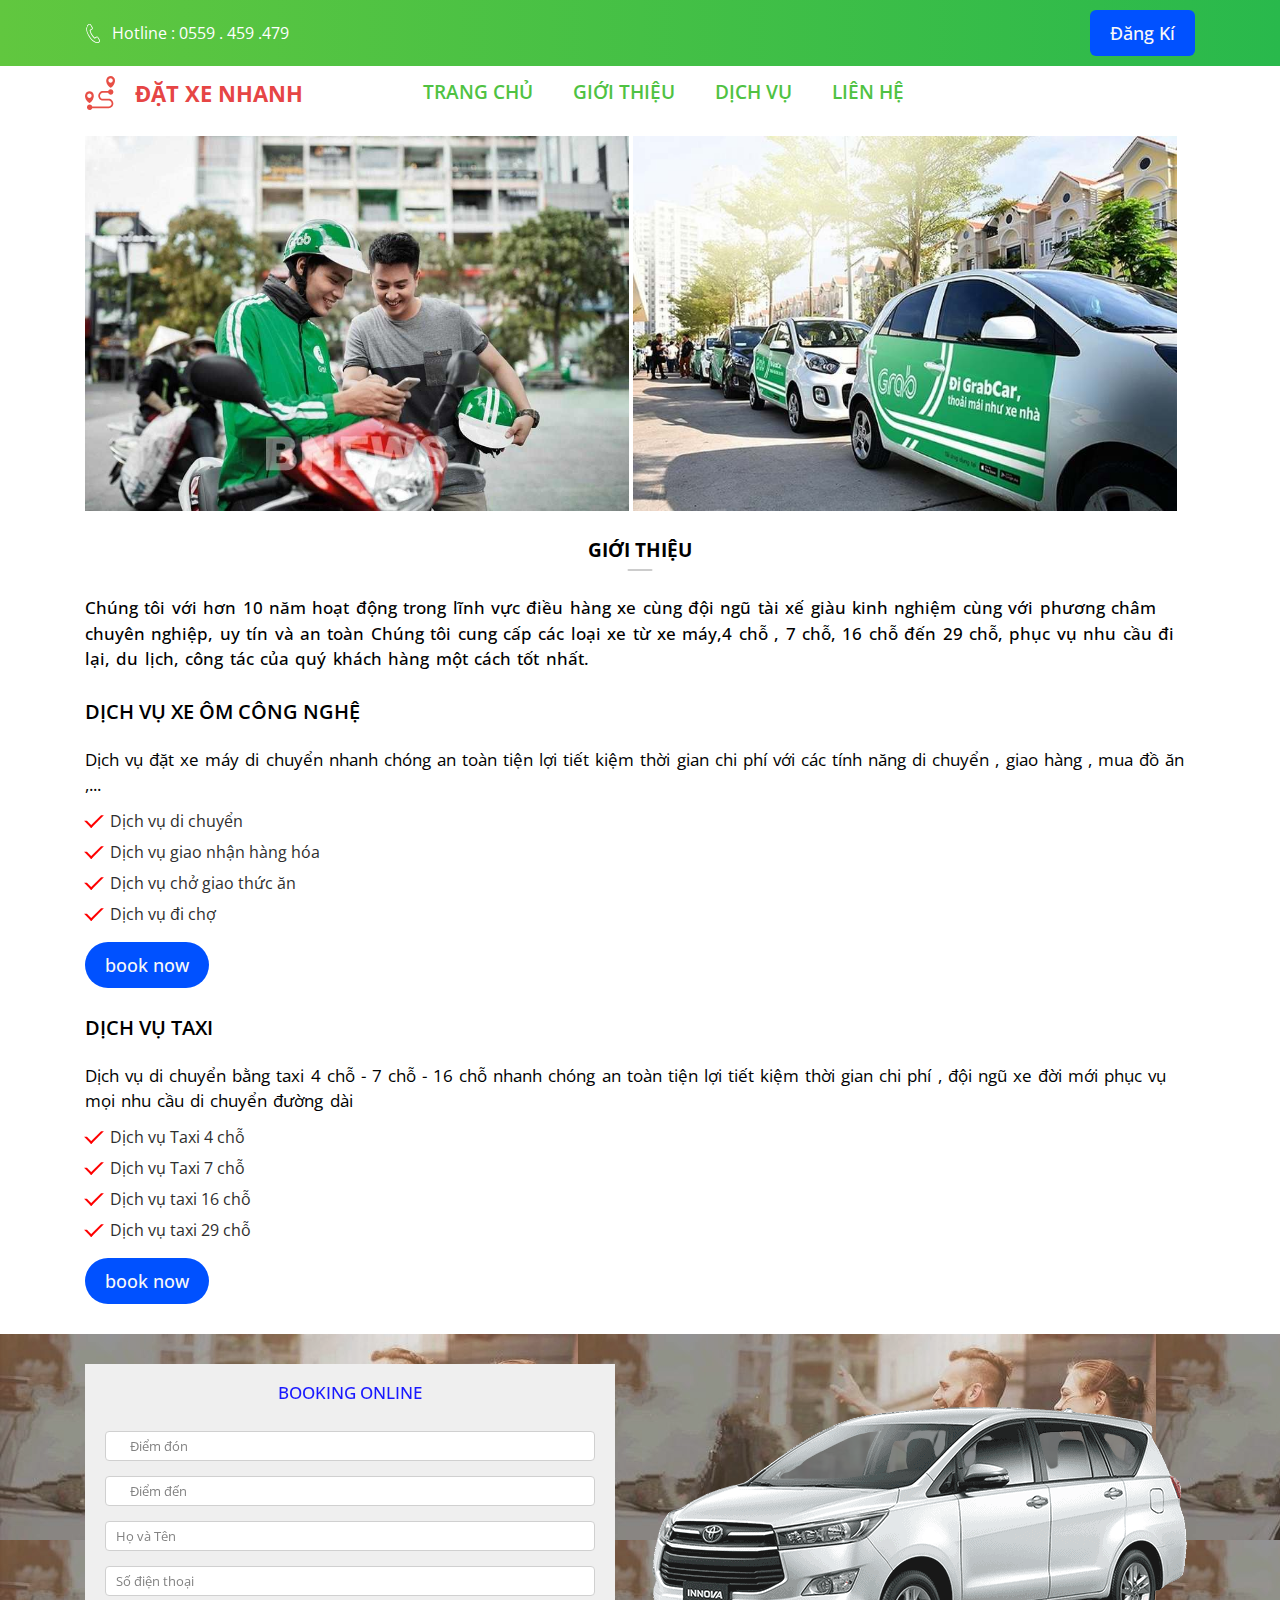
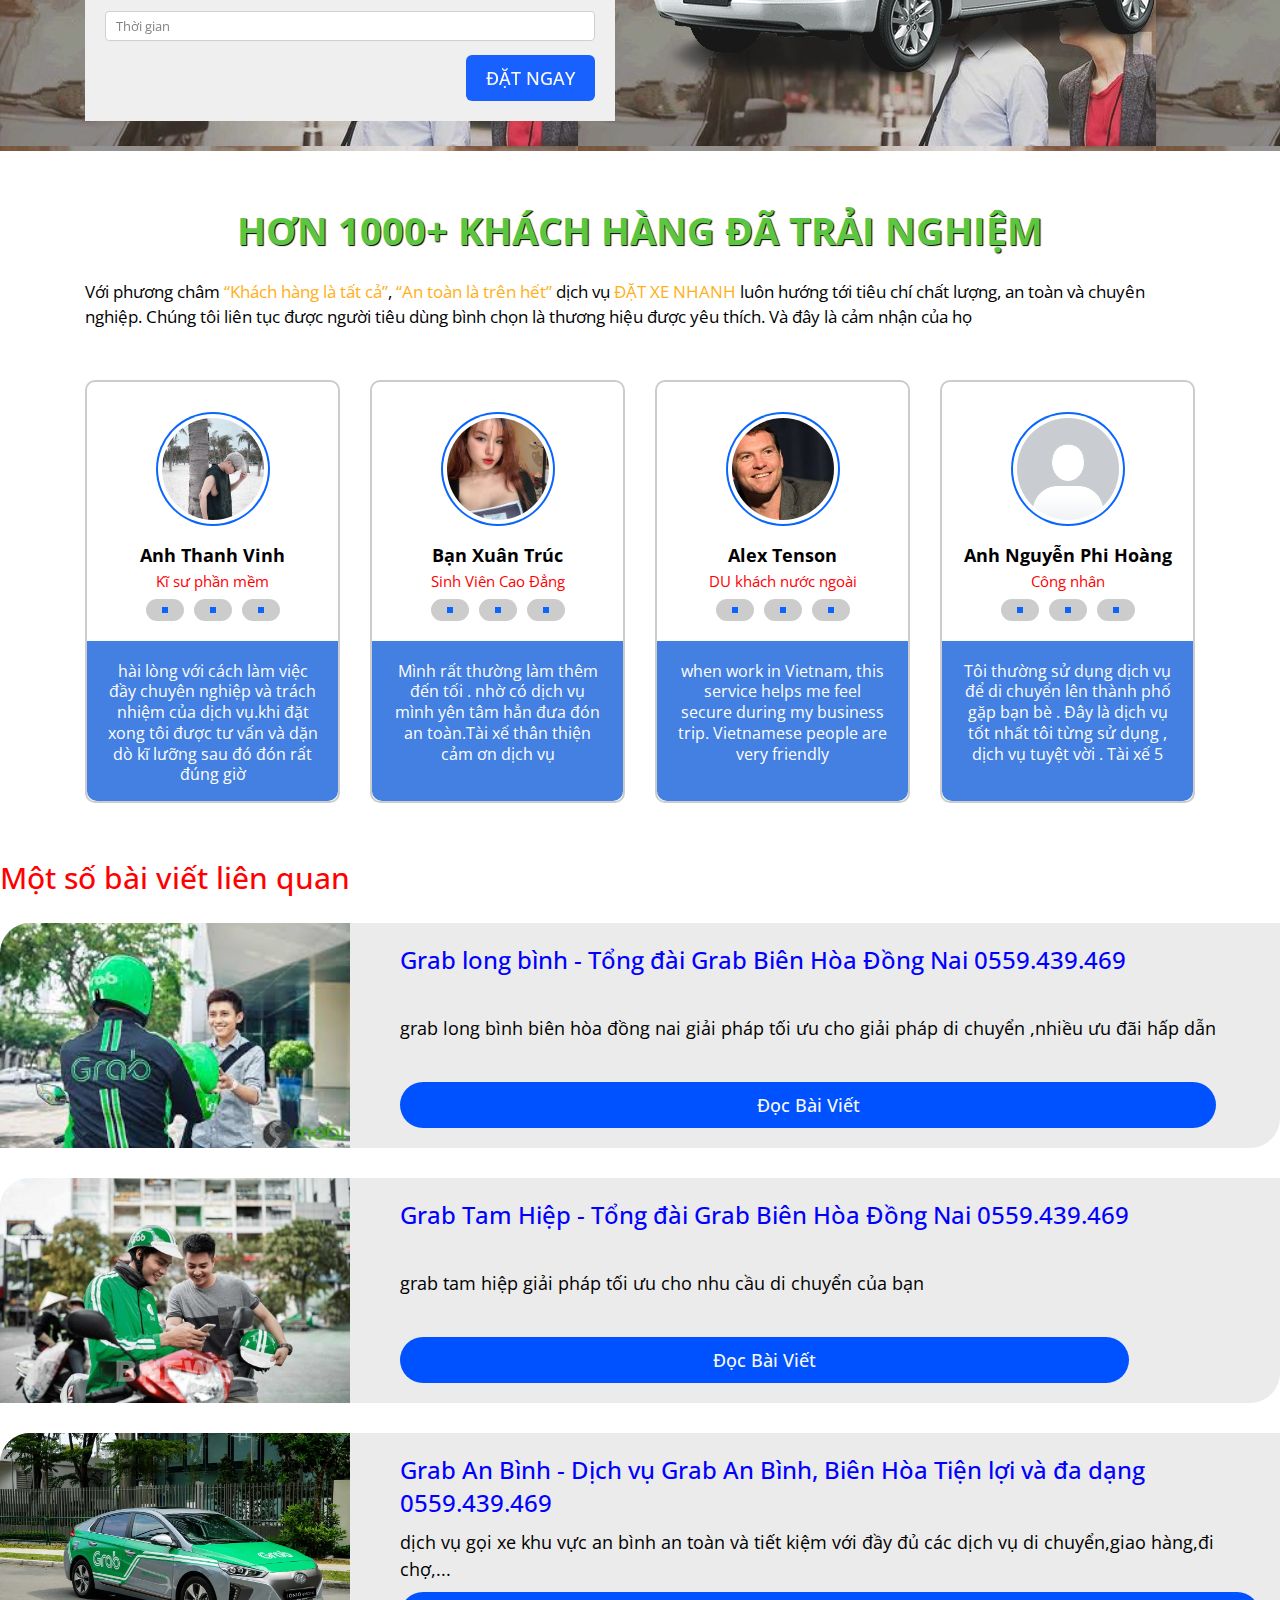
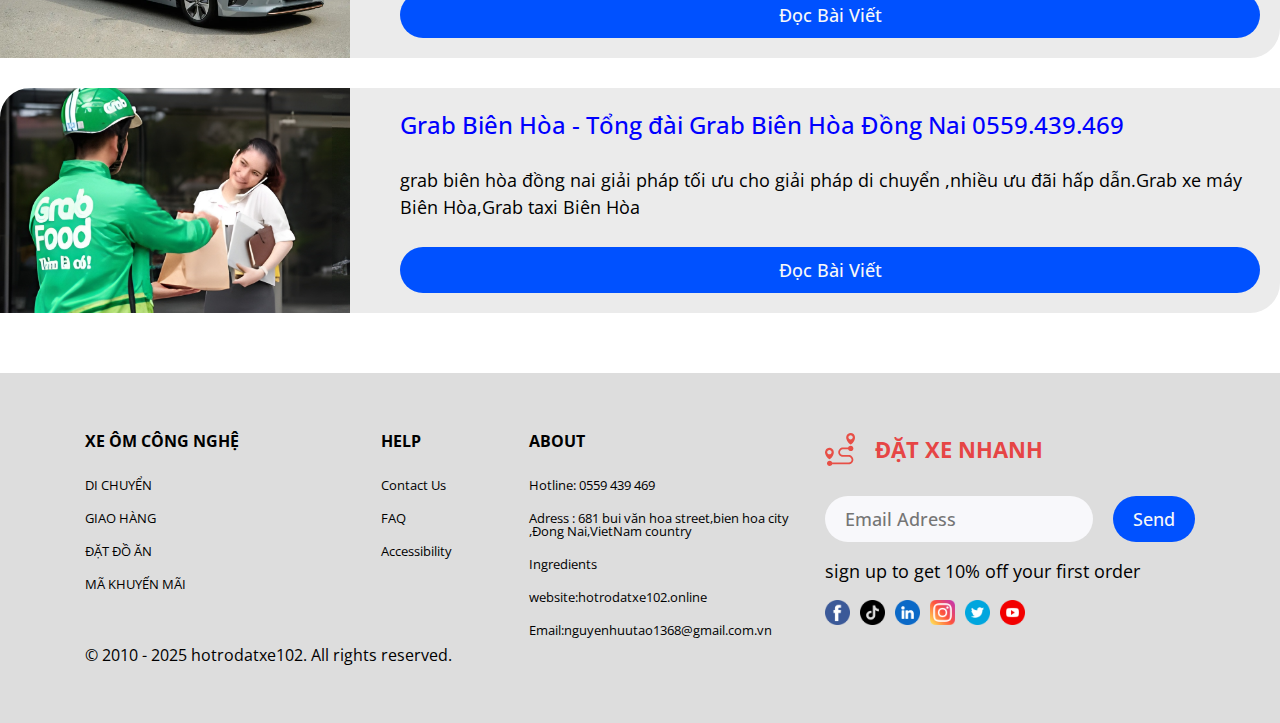
<file: index.html>
<!DOCTYPE html>
<html lang="vi">
  <head>
    <meta charset="UTF-8" />
    <meta name="viewport" content="width=device-width, initial-scale=1.0" />
    <title>Dịch vụ đặt xe nhanh an toàn tiết kiệm Grab</title>
    <!-- font -->
    <link rel="preconnect" href="https://fonts.googleapis.com" />
    <link rel="preconnect" href="https://fonts.gstatic.com" crossorigin />
    <link
      href="https://fonts.googleapis.com/css2?family=Open+Sans:ital,wght@0,300;0,400;0,500;0,600;0,700;0,800;1,300;1,400;1,500;1,600;1,700;1,800&display=swap"
      rel="stylesheet"
    />
    <link
      rel="stylesheet"
      href="https://cdnjs.cloudflare.com/ajax/libs/font-awesome/6.4.2/css/all.min.css"
      integrity="sha512-z3gLpd7yknf1YoNbCzqRKc4qyor8gaKU1qmn+CShxbuBusANI9QpRohGBreCFkKxLhei6S9CQXFEbbKuqLg0DA=="
      crossorigin="anonymous"
      referrerpolicy="no-referrer"
    />
    <!-- link css -->
    <link rel="stylesheet" href="./assets/css/main.css" />
    <script src="./js/scripts.js"></script>
    <!-- google search console -->
    <meta
      name="google-site-verification"
      content="AK0HaZnVW4R9A4NLXuM0dzlLPmhKuZ1icflucSzm8ek"
    />
    <!-- gg tag manager -->
    <!-- Google Tag Manager -->
    <!-- Google Tag Manager -->
    <script>
      (function (w, d, s, l, i) {
        w[l] = w[l] || [];
        w[l].push({ "gtm.start": new Date().getTime(), event: "gtm.js" });
        var f = d.getElementsByTagName(s)[0],
          j = d.createElement(s),
          dl = l != "dataLayer" ? "&l=" + l : "";
        j.async = true;
        j.src = "https://www.googletagmanager.com/gtm.js?id=" + i + dl;
        f.parentNode.insertBefore(j, f);
      })(window, document, "script", "dataLayer", "GTM-NG2GDJ4B");
    </script>
    <!-- End Google Tag Manager -->
    <!-- Google tag (gtag.js) -->
    <script
      async
      src="https://www.googletagmanager.com/gtag/js?id=G-ENP22700KD"
    ></script>
    <script>
      window.dataLayer = window.dataLayer || [];
      function gtag() {
        dataLayer.push(arguments);
      }
      gtag("js", new Date());

      gtag("config", "G-ENP22700KD");
    </script>
    <!-- End Google Tag Manager -->
    <!-- favicon -->
    <link
      rel="apple-touch-icon"
      sizes="57x57"
      href="./assets/image/favicon/apple-icon-57x57.png"
    />
    <link
      rel="apple-touch-icon"
      sizes="60x60"
      href="./assets/image/favicon/apple-icon-60x60.png"
    />
    <link
      rel="apple-touch-icon"
      sizes="72x72"
      href="./assets/image/favicon/apple-icon-72x72.png"
    />
    <link
      rel="apple-touch-icon"
      sizes="76x76"
      href="./assets/image/favicon/apple-icon-76x76.png"
    />
    <link
      rel="apple-touch-icon"
      sizes="114x114"
      href="./assets/image/favicon/apple-icon-114x114.png"
    />
    <link
      rel="apple-touch-icon"
      sizes="120x120"
      href="./assets/image/favicon/apple-icon-120x120.png"
    />
    <link
      rel="apple-touch-icon"
      sizes="144x144"
      href="./assets/image/favicon/apple-icon-144x144.png"
    />
    <link
      rel="apple-touch-icon"
      sizes="152x152"
      href="./assets/image/favicon/apple-icon-152x152.png"
    />
    <link
      rel="apple-touch-icon"
      sizes="180x180"
      href="./assets/image/favicon/apple-icon-180x180.png"
    />
    <link
      rel="icon"
      type="image/png"
      sizes="192x192"
      href="./assets/image/favicon/android-icon-192x192.png"
    />
    <link
      rel="icon"
      type="image/png"
      sizes="32x32"
      href="./assets/image/favicon/favicon-32x32.png"
    />
    <link
      rel="icon"
      type="image/png"
      sizes="96x96"
      href="./assets/image/favicon/favicon-96x96.png"
    />
    <link
      rel="icon"
      type="image/png"
      sizes="16x16"
      href="./assets/image/favicon/favicon-16x16.png"
    />
    <link rel="manifest" href="./assets/image/favicon/manifest.json" />
    <meta name="msapplication-TileColor" content="#ffffff" />
    <meta name="msapplication-TileImage" content="/ms-icon-144x144.png" />
    <meta name="theme-color" content="#ffffff" />
    <!-- end favicon -->
    <!-- google tag manager -->
    <!-- Google Tag Manager -->
    <script>
      (function (w, d, s, l, i) {
        w[l] = w[l] || [];
        w[l].push({ "gtm.start": new Date().getTime(), event: "gtm.js" });
        var f = d.getElementsByTagName(s)[0],
          j = d.createElement(s),
          dl = l != "dataLayer" ? "&l=" + l : "";
        j.async = true;
        j.src = "https://www.googletagmanager.com/gtm.js?id=" + i + dl;
        f.parentNode.insertBefore(j, f);
      })(window, document, "script", "dataLayer", "GTM-PZ6FF4D4");
    </script>
    <!-- End Google Tag Manager -->
  </head>
  <body>
    <header id="header" class="header"></header>
    <script>
      load("#header", "./template/header.html");
    </script>
    <main class="main" style="position: relative">
      <div class="container">
        <section class="slider">
          <div class="slider-wrap">
            <div class="slider__list">
              <img
                src="./assets/image/thumb/slider1.jpg"
                alt=""
                class="slider__thumb"
              />
              <img
                src="./assets/image/thumb/slider3.jpg"
                alt=""
                class="slider__thumb"
              />
            </div>
          </div>
        </section>
        <section class="intro">
          <div class="intro__wrap">
            <h2 class="intro__title">Giới thiệu</h2>
            <p class="intro__desc">
              Chúng tôi với hơn 10 năm hoạt động trong lĩnh vực điều hàng xe
              cùng đội ngũ tài xế giàu kinh nghiệm cùng với phương châm chuyên
              nghiệp, uy tín và an toàn Chúng tôi cung cấp các loại xe từ xe
              máy,4 chỗ , 7 chỗ, 16 chỗ đến 29 chỗ, phục vụ nhu cầu đi lại, du
              lịch, công tác của quý khách hàng một cách tốt nhất.
            </p>
            <div class="intro__list">
              <div class="intro__item">
                <h3 class="intro__title-sub">DỊCH VỤ XE ÔM CÔNG NGHỆ</h3>
                <p class="intro__item--desc">
                  Dịch vụ đặt xe máy di chuyển nhanh chóng an toàn tiện lợi tiết
                  kiệm thời gian chi phí với các tính năng di chuyển , giao hàng
                  , mua đồ ăn ,...
                </p>
                <ul>
                  <li class="intro__item--info">
                    <a href="tel:0559439469">Dịch vụ di chuyển</a>
                  </li>
                  <li class="intro__item--info">
                    <a href="tel:0559439469">Dịch vụ giao nhận hàng hóa</a>
                  </li>
                  <li class="intro__item--info">
                    <a href="tel:0559439469">Dịch vụ chở giao thức ăn</a>
                  </li>
                  <li class="intro__item--info">
                    <a href="tel:0559439469">Dịch vụ đi chợ</a>
                  </li>
                </ul>
                <button class="intro__btn">
                  <a href="tel:0559439469" class="btn btn--primary btn--rounded"
                    >book now</a
                  >
                </button>
              </div>
              <div class="intro__item">
                <h3 class="intro__title-sub">DỊCH VỤ TAXI</h3>
                <p class="intro__item--desc">
                  Dịch vụ di chuyển bằng taxi 4 chỗ - 7 chỗ - 16 chỗ nhanh chóng
                  an toàn tiện lợi tiết kiệm thời gian chi phí , đội ngũ xe đời
                  mới phục vụ mọi nhu cầu di chuyển đường dài
                </p>
                <ul>
                  <li class="intro__item--info">
                    <a href="tel:0559439469">Dịch vụ Taxi 4 chỗ</a>
                  </li>
                  <li class="intro__item--info">
                    <a href="tel:0559439469">Dịch vụ Taxi 7 chỗ</a>
                  </li>
                  <li class="intro__item--info">
                    <a href="tel:0559439469">Dịch vụ taxi 16 chỗ</a>
                  </li>
                  <li class="intro__item--info">
                    <a href="tel:0559439469">Dịch vụ taxi 29 chỗ</a>
                  </li>
                </ul>
                <button class="intro__btn">
                  <a href="tel:0559439469" class="btn btn--primary btn--rounded"
                    >book now</a
                  >
                </button>
              </div>
            </div>
          </div>
        </section>
      </div>
      <section class="hero">
        <div class="hero__wrap">
          <div class="container">
            <div class="row">
              <div class="col">
                <form action="" class="formbooking">
                  <h3 class="formbooking__title">BOOKING ONLINE</h3>
                  <div class="formbooking__inner d-flex">
                    <div class="formbooking__item">
                      <i class="fas formbooking__item--icon1"></i>
                      <input
                        type="text"
                        name=""
                        id=""
                        placeholder="Điểm đón"
                        class="formbooking__input"
                      />
                    </div>
                    <div class="formbooking__item">
                      <i
                        class="fas fa-map-marker-alt formbooking__item--icon2"
                      ></i>
                      <input
                        type="text"
                        name=""
                        id=""
                        placeholder="Điểm đến"
                        class="formbooking__input"
                      />
                    </div>
                    <div class="formbooking__item">
                      <i class="fas fa-user"></i>
                      <input
                        type="text"
                        name=""
                        id=""
                        placeholder="Họ và Tên"
                        class="formbooking__input"
                      />
                    </div>
                    <div class="formbooking__item">
                      <i class="fas fa-phone-square-alt"></i>
                      <input
                        type="tel"
                        name=""
                        id=""
                        placeholder="Số điện thoại"
                        class="formbooking__input"
                      />
                    </div>
                    <div class="formbooking__item">
                      <i class="fa-regular fa-clock"></i>
                      <input
                        type="text"
                        name=""
                        id=""
                        placeholder="Thời gian"
                        class="formbooking__input"
                      />
                    </div>
                  </div>
                  <button class="formbooking__submit">
                    <a href="tel:0559439469" class="btn btn--primary"
                      >ĐẶT NGAY</a
                    >
                  </button>
                </form>
              </div>
              <div class="col hero__media">
                <figure>
                  <img
                    src="./assets/image/thumb/taxi-7.png"
                    alt="taxi"
                    class="hero__img"
                  />
                </figure>
              </div>
            </div>
          </div>
        </div>
      </section>
      <section class="customer">
        <div class="container">
          <h2 class="customer__title">HƠN 1000+ KHÁCH HÀNG ĐÃ TRẢI NGHIỆM</h2>
          <p class="customer__desc">
            Với phương châm <strong>“Khách hàng là tất cả”</strong>,
            <strong>“An toàn là trên hết” </strong> dịch vụ
            <strong>ĐẶT XE NHANH</strong> luôn hướng tới tiêu chí chất lượng, an
            toàn và chuyên nghiệp. Chúng tôi liên tục được người tiêu dùng bình
            chọn là thương hiệu được yêu thích. Và đây là cảm nhận của họ
          </p>
          <div class="customer__list row row-col-xl-2 row-col-md-1">
            <div class="col">
              <section class="customer__item">
                <figure class="customer__media">
                  <img
                    src="./assets/image/thumb/customer-1.jpg"
                    alt=""
                    class="customer__thumb"
                  />
                </figure>
                <span class="customer__name d-block">Anh Thanh Vinh</span>
                <span class="customer__job d-block"> Kĩ sư phần mềm </span>
                <div class="customer__social">
                  <div class="social__wrap">
                    <div class="social__group">
                      <i
                        class="fa-brands fa-facebook-f"
                        style="color: #ffffff"
                      ></i>
                    </div>
                  </div>
                  <div class="social__wrap">
                    <div class="social__group">
                      <i class="fa-brands fa-tiktok" style="color: #ffffff"></i>
                    </div>
                  </div>
                  <div class="social__wrap">
                    <div class="social__group">
                      <i
                        class="fa-brands fa-twitter"
                        style="color: #ffffff"
                      ></i>
                    </div>
                  </div>
                </div>
                <div class="customer__content">
                  <blockquote class="customer__commemt">
                    hài lòng với cách làm việc đầy chuyên nghiệp và trách nhiệm
                    của dịch vụ.khi đặt xong tôi được tư vấn và dặn dò kĩ lưỡng
                    sau đó đón rất đúng giờ
                  </blockquote>
                </div>
              </section>
            </div>
            <div class="col">
              <section class="customer__item">
                <figure class="customer__media">
                  <img
                    src="./assets/image/thumb/customer-2.jpg"
                    alt=""
                    class="customer__thumb"
                  />
                </figure>
                <span class="customer__name d-block">Bạn Xuân Trúc</span>
                <span class="customer__job d-block"> Sinh Viên Cao Đẳng </span>
                <div class="customer__social">
                  <div class="social__wrap">
                    <div class="social__group">
                      <i
                        class="fa-brands fa-facebook-f"
                        style="color: #ffffff"
                      ></i>
                    </div>
                  </div>
                  <div class="social__wrap">
                    <div class="social__group">
                      <i class="fa-brands fa-tiktok" style="color: #ffffff"></i>
                    </div>
                  </div>
                  <div class="social__wrap">
                    <div class="social__group">
                      <i
                        class="fa-brands fa-twitter"
                        style="color: #ffffff"
                      ></i>
                    </div>
                  </div>
                </div>
                <div class="customer__content">
                  <blockquote class="customer__commemt">
                    Mình rất thường làm thêm đến tối . nhờ có dịch vụ mình yên
                    tâm hẳn đưa đón an toàn.Tài xế thân thiện cảm ơn dịch vụ
                    <i
                      class="fa-regular fa-face-grin-hearts"
                      style="color: #fafcff"
                    ></i>
                  </blockquote>
                </div>
              </section>
            </div>
            <div class="col">
              <section class="customer__item">
                <figure class="customer__media">
                  <img
                    src="./assets/image/thumb/customer-3.jpg"
                    alt=""
                    class="customer__thumb"
                  />
                </figure>
                <span class="customer__name d-block">Alex Tenson</span>
                <span class="customer__job d-block"> DU khách nước ngoài </span>
                <div class="customer__social">
                  <div class="social__wrap">
                    <div class="social__group">
                      <i
                        class="fa-brands fa-facebook-f"
                        style="color: #ffffff"
                      ></i>
                    </div>
                  </div>
                  <div class="social__wrap">
                    <div class="social__group">
                      <i class="fa-brands fa-tiktok" style="color: #ffffff"></i>
                    </div>
                  </div>
                  <div class="social__wrap">
                    <div class="social__group">
                      <i
                        class="fa-brands fa-twitter"
                        style="color: #ffffff"
                      ></i>
                    </div>
                  </div>
                </div>
                <div class="customer__content">
                  <blockquote class="customer__commemt">
                    when work in Vietnam, this service helps me feel secure
                    during my business trip. Vietnamese people are very friendly
                  </blockquote>
                </div>
              </section>
            </div>
            <div class="col">
              <section class="customer__item">
                <figure class="customer__media">
                  <img
                    src="./assets/image/thumb/customer-4.png"
                    alt=""
                    class="customer__thumb"
                  />
                </figure>
                <span class="customer__name d-block">Anh Nguyễn Phi Hoàng</span>
                <span class="customer__job d-block"> Công nhân </span>
                <div class="customer__social">
                  <div class="social__wrap">
                    <div class="social__group">
                      <i
                        class="fa-brands fa-facebook-f"
                        style="color: #ffffff"
                      ></i>
                    </div>
                  </div>
                  <div class="social__wrap">
                    <div class="social__group">
                      <i class="fa-brands fa-tiktok" style="color: #ffffff"></i>
                    </div>
                  </div>
                  <div class="social__wrap">
                    <div class="social__group">
                      <i
                        class="fa-brands fa-twitter"
                        style="color: #ffffff"
                      ></i>
                    </div>
                  </div>
                </div>
                <div class="customer__content">
                  <blockquote class="customer__commemt">
                    Tôi thường sử dụng dịch vụ để di chuyển lên thành phố gặp
                    bạn bè . Đây là dịch vụ tốt nhất tôi từng sử dụng , dịch vụ
                    tuyệt vời . Tài xế 5
                    <i class="fa-solid fa-star" style="color: #ffffff"></i>
                  </blockquote>
                </div>
              </section>
            </div>
          </div>
        </div>
      </section>
      <article class="viewpost">
        <div class="viewpost__inner">
          <h2 class="viewpost__title">Một số bài viết liên quan</h2>
          <ul class="viewpost__list">
            <li class="viewpost__item">
              <section class="viewpost__wrap">
                <figure class="viewpost__media">
                  <img
                    src="./assets/image/thumb/slider2.jpg"
                    alt="grab long bình"
                    class="viewpost__thumb"
                  />
                </figure>
                <div class="viewpost__item-wrap">
                  <h3 class="viewpost__item-title">
                    <a href="https://hotrodatxe102.online/grablongbinh"
                      >Grab long bình - Tổng đài Grab Biên Hòa Đồng Nai
                      0559.439.469</a
                    >
                  </h3>
                  <p class="viewpost__desc">
                    grab long bình biên hòa đồng nai giải pháp tối ưu cho giải
                    pháp di chuyển ,nhiều ưu đãi hấp dẫn
                  </p>
                  <button class="viewpost__btn btn--rounded btn btn--primary">
                    <a href="https://hotrodatxe102.pro/grablongbinh"
                      >Đọc Bài Viết</a
                    >
                  </button>
                </div>
              </section>
            </li>
            <li class="viewpost__item">
              <section class="viewpost__wrap">
                <figure class="viewpost__media">
                  <img
                    src="./assets/image/thumb/slider1.jpg"
                    alt="grab long bình"
                    class="viewpost__thumb"
                  />
                </figure>
                <div class="viewpost__item-wrap">
                  <h3 class="viewpost__item-title">
                    <a href="https://hotrodatxe102.online/grabtamhiep"
                      >Grab Tam Hiệp - Tổng đài Grab Biên Hòa Đồng Nai
                      0559.439.469</a
                    >
                  </h3>
                  <p class="viewpost__desc">
                    grab tam hiệp giải pháp tối ưu cho nhu cầu di chuyển của bạn
                  </p>
                  <button class="viewpost__btn btn--rounded btn btn--primary">
                    <a href="https://hotrodatxe102.pro/grabtamhiep"
                      >Đọc Bài Viết</a
                    >
                  </button>
                </div>
              </section>
            </li>
            <li class="viewpost__item">
              <section class="viewpost__wrap">
                <figure class="viewpost__media">
                  <img
                    src="./assets/image/thumb/grabvinhcuu02.png"
                    alt="grab an binh"
                    class="viewpost__thumb"
                  />
                </figure>
                <div class="viewpost__item-wrap">
                  <h3 class="viewpost__item-title">
                    <a href="https://hotrodatxe102.online/grab-an-binh"
                      >Grab An Bình - Dịch vụ Grab An Bình, Biên Hòa Tiện lợi và
                      đa dạng 0559.439.469</a
                    >
                  </h3>
                  <p class="viewpost__desc">
                    dịch vụ gọi xe khu vực an bình an toàn và tiết kiệm với đầy
                    đủ các dịch vụ di chuyển,giao hàng,đi chợ,...
                  </p>
                  <button class="viewpost__btn btn--rounded btn btn--primary">
                    <a href="./grabdongnai.html">Đọc Bài Viết</a>
                  </button>
                </div>
              </section>
            </li>
            <li class="viewpost__item">
              <section class="viewpost__wrap">
                <figure class="viewpost__media">
                  <img
                    src="./assets/image/thumb/grabgiaohang-3.jpg"
                    alt="grab bien hoa"
                    class="viewpost__thumb"
                  />
                </figure>
                <div class="viewpost__item-wrap">
                  <h3 class="viewpost__item-title">
                    <a href="https://hotrodatxe102.online/grabbienhoa"
                      >Grab Biên Hòa - Tổng đài Grab Biên Hòa Đồng Nai
                      0559.439.469</a
                    >
                  </h3>
                  <p class="viewpost__desc">
                    grab biên hòa đồng nai giải pháp tối ưu cho giải pháp di
                    chuyển ,nhiều ưu đãi hấp dẫn.Grab xe máy Biên Hòa,Grab taxi
                    Biên Hòa
                  </p>
                  <button class="viewpost__btn btn--rounded btn btn--primary">
                    <a href="./grabdongnai.html">Đọc Bài Viết</a>
                  </button>
                </div>
              </section>
            </li>
          </ul>
        </div>
      </article>
      <section class="contact">
        <div class="contact__item">
          <div class="contact__zalo">
            <a href="tel:0559439469">
              <img
                src="./assets/image/icon/Icon_of_Zalo.svg"
                alt=""
                class="contact__icon"
              />
            </a>
          </div>
        </div>
        <div class="contact__item">
          <div class="contact__phone">
            <a href="tel:0559439469">
              <svg
                version="1.1"
                xmlns="http://www.w3.org/2000/svg"
                xmlns:xlink="http://www.w3.org/1999/xlink"
                x="0px"
                y="0px"
                viewBox="0 0 256 256"
                enable-background="new 0 0 256 256"
                xml:space="preserve"
                class="contact__icon"
                style="color: red"
              >
                <metadata>
                  Svg Vector Icons : http://www.onlinewebfonts.com/icon
                </metadata>
                <g>
                  <g>
                    <path
                      fill="currentcolor"
                      d="M102.5,160.3c-0.2-0.2-25.6-43.7-25.7-44.2c-5.3-11.7-9.5-23.6-0.6-28.9l-36.6-63c-9.5,7.2-36.3,46.5,13.9,135.4c52.9,93.7,103.2,89.9,113.3,83.5l-35.6-61.5C122.7,186.8,115.6,178.5,102.5,160.3z M191.3,219.3c0,0-27.8-47.9-27.9-47.9c-2.2-3.8-7-5-10.7-2.8l-17.1,10.3l35.8,61.6c0,0,17.1-10.2,17.1-10.3h0C192.5,227.9,193.4,223,191.3,219.3L191.3,219.3z M97.9,74.1L97.9,74.1c3.9-2.4,4.8-7.3,2.7-10.9l0,0L72,13.9c-2.2-3.8-7-5-10.6-2.8L44.3,21.4l36.6,63C80.8,84.4,97.9,74.1,97.9,74.1z M222.8,63.8c-11.6-22-31.7-36.6-54.3-41.7l-4.9,15.6c18.1,3.7,34.4,15.2,43.6,32.8c9.6,18.2,9.4,39,1.5,56.5l17.7,5.4C234.8,110.8,234.3,85.9,222.8,63.8z M157.5,57.2l-5.1,16.3c9.5,0.9,18.4,6.4,23.1,15.4c4.8,9.1,4.3,19.5-0.4,27.9l16.2,5c5.8-12.6,6-27.6-0.9-40.8C183.5,67.8,171.1,59.5,157.5,57.2z"
                    ></path>
                  </g>
                </g>
              </svg>
            </a>
          </div>
        </div>
      </section>
    </main>
    <footer id="footer" class="footer"></footer>
    <script>
      load("#footer", "./template/footer.html");
    </script>
  </body>
</html>
</file>
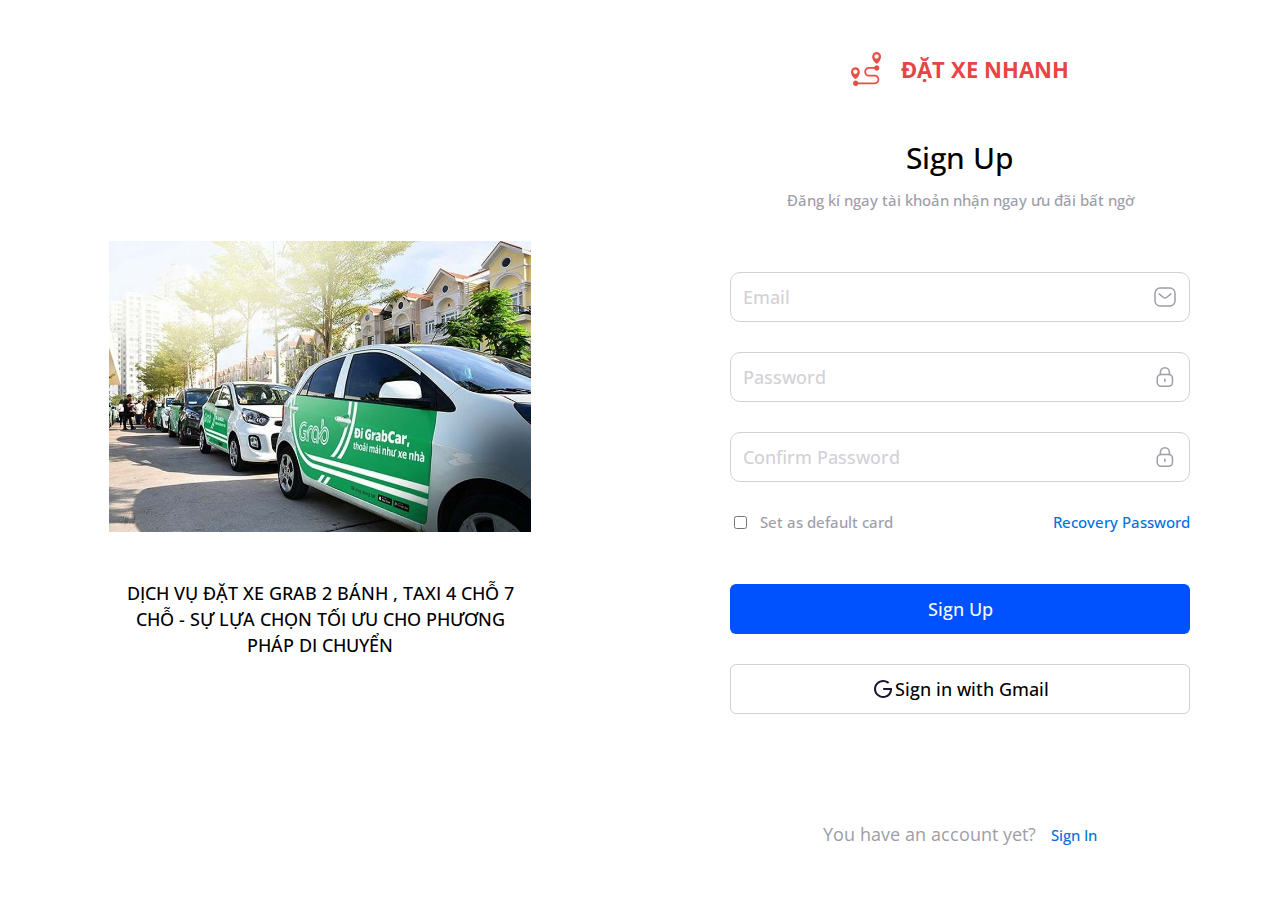
<file: sign-up.html>
<!DOCTYPE html>
<html lang="en">
  <head>
    <meta charset="UTF-8" />
    <meta name="viewport" content="width=device-width, initial-scale=1.0" />
    <title>Sign Up</title>
    <link rel="preconnect" href="https://fonts.googleapis.com" />
    <link rel="preconnect" href="https://fonts.gstatic.com" crossorigin />
    <link
      href="https://fonts.googleapis.com/css2?family=Open+Sans:ital,wght@0,300;0,400;0,500;0,600;0,700;0,800;1,300;1,400;1,500;1,600;1,700;1,800&display=swap"
      rel="stylesheet"
    />
    <link
      rel="stylesheet"
      href="https://cdnjs.cloudflare.com/ajax/libs/font-awesome/6.4.2/css/all.min.css"
      integrity="sha512-z3gLpd7yknf1YoNbCzqRKc4qyor8gaKU1qmn+CShxbuBusANI9QpRohGBreCFkKxLhei6S9CQXFEbbKuqLg0DA=="
      crossorigin="anonymous"
      referrerpolicy="no-referrer"
    />
    <!-- link css -->
    <link rel="stylesheet" href="./assets/css/main.css" />
    <script src="./js/scripts.js"></script>
    <!-- google search console -->
    <meta
      name="google-site-verification"
      content="AK0HaZnVW4R9A4NLXuM0dzlLPmhKuZ1icflucSzm8ek"
    />
    <!-- favicon -->
    <link
      rel="apple-touch-icon"
      sizes="57x57"
      href="./assets/image/favicon/apple-icon-57x57.png"
    />
    <link
      rel="apple-touch-icon"
      sizes="60x60"
      href="./assets/image/favicon/apple-icon-60x60.png"
    />
    <link
      rel="apple-touch-icon"
      sizes="72x72"
      href="./assets/image/favicon/apple-icon-72x72.png"
    />
    <link
      rel="apple-touch-icon"
      sizes="76x76"
      href="./assets/image/favicon/apple-icon-76x76.png"
    />
    <link
      rel="apple-touch-icon"
      sizes="114x114"
      href="./assets/image/favicon/apple-icon-114x114.png"
    />
    <link
      rel="apple-touch-icon"
      sizes="120x120"
      href="./assets/image/favicon/apple-icon-120x120.png"
    />
    <link
      rel="apple-touch-icon"
      sizes="144x144"
      href="./assets/image/favicon/apple-icon-144x144.png"
    />
    <link
      rel="apple-touch-icon"
      sizes="152x152"
      href="./assets/image/favicon/apple-icon-152x152.png"
    />
    <link
      rel="apple-touch-icon"
      sizes="180x180"
      href="./assets/image/favicon/apple-icon-180x180.png"
    />
    <link
      rel="icon"
      type="image/png"
      sizes="192x192"
      href="./assets/image/favicon/android-icon-192x192.png"
    />
    <link
      rel="icon"
      type="image/png"
      sizes="32x32"
      href="./assets/image/favicon/favicon-32x32.png"
    />
    <link
      rel="icon"
      type="image/png"
      sizes="96x96"
      href="./assets/image/favicon/favicon-96x96.png"
    />
    <link
      rel="icon"
      type="image/png"
      sizes="16x16"
      href="./assets/image/favicon/favicon-16x16.png"
    />
    <link rel="manifest" href="./assets/image/favicon/manifest.json" />
    <meta name="msapplication-TileColor" content="#ffffff" />
    <meta name="msapplication-TileImage" content="/ms-icon-144x144.png" />
    <meta name="theme-color" content="#ffffff" />
  </head>
  <body>
    <main class="auth">
      <div class="auth__intro">
        <a href="/" class="logo d-flex d-none d-md-flex auth__intro-logo">
          <img
            src="./assets/image/icon/LOGO.svg"
            alt="LOGO"
            class="logo__icon"
          />
          <h1 class="logo__title">ĐẶT XE NHANH</h1>
        </a>
        <img src="./assets/image/thumb/slider3.jpg" alt="" class="auth__img" />
        <p class="auth__intro--text">
          DỊCH VỤ ĐẶT XE GRAB 2 BÁNH , TAXI 4 CHỖ 7 CHỖ - SỰ LỰA CHỌN TỐI ƯU CHO
          PHƯƠNG PHÁP DI CHUYỂN
        </p>
        <button
          class="auth__intro-arrow d-none d-md-block js-toggle"
          toggle-target="#auth-content"
        >
          <img src="./assets/image/icon/intro-arrow.svg" alt="" />
        </button>
      </div>
      <div class="auth__content hide" id="auth-content">
        <div class="auth__content-inner">
          <!-- logo -->
          <a href="/" class="logo d-flex">
            <img
              src="./assets/image/icon/LOGO.svg"
              alt="LOGO"
              class="logo__icon"
            />
            <h1 class="logo__title">ĐẶT XE NHANH</h1>
          </a>
          <h1 class="auth__heading">Sign Up</h1>
          <p class="auth__desc">
            Đăng kí ngay tài khoản nhận ngay ưu đãi bất ngờ
          </p>
          <form action="./index.html" class="form auth__form">
            <div class="form__group">
              <div class="form__input-inner">
                <input
                  type="email"
                  name=""
                  id=""
                  placeholder="Email"
                  class="form__input"
                />
                <img
                  src="./assets/image/icon/massage.svg"
                  alt=""
                  class="form__input--icon"
                />
              </div>
            </div>
            <div class="form__group">
              <div class="form__input-inner">
                <input
                  type="password"
                  name=""
                  id=""
                  placeholder="Password"
                  class="form__input"
                />
                <img
                  src="./assets/image/icon/clock.svg"
                  alt=""
                  class="form__input--icon"
                />
              </div>
            </div>
            <div class="form__group">
              <div class="form__input-inner">
                <input
                  type="password"
                  name=""
                  id=""
                  placeholder="Confirm Password"
                  class="form__input"
                />
                <img
                  src="./assets/image/icon/clock.svg"
                  alt=""
                  class="form__input--icon"
                />
              </div>
            </div>
            <div class="form__group form__group--inline">
              <label class="form__checkbox">
                <input
                  type="checkbox"
                  name=""
                  id=""
                  class="form__checkbox-input"
                />
                <span class="form__checkbox-label">Set as default card</span>
              </label>
              <a href="#!" class="auth__link form__pull--right"
                >Recovery Password</a
              >
            </div>
            <div class="form__group auth__btn">
              <button class="btn btn--primary form__btn">Sign Up</button>
              <button class="btn btn--outline form__btn">
                <img
                  src="./assets/image/icon/google.svg"
                  alt=""
                  class="form__btn--icon"
                />
                Sign in with Gmail
              </button>
            </div>
          </form>
          <p class="auth__text">
            You have an account yet?
            <a href="./sign-in.html" class="auth__link">Sign In</a>
          </p>
        </div>
      </div>
    </main>
    <script>
      window.dispatchEvent(new Event("template-loaded"));
    </script>
  </body>
</html>
</file>
<file: assets/css/main.css>
/* http://meyerweb.com/eric/tools/css/reset/ 
   v2.0 | 20110126
   License: none (public domain)
*/
html,
body,
div,
span,
applet,
object,
iframe,
h1,
h2,
h3,
h4,
h5,
h6,
p,
blockquote,
pre,
a,
abbr,
acronym,
address,
big,
cite,
code,
del,
dfn,
em,
img,
ins,
kbd,
q,
s,
samp,
small,
strike,
strong,
sub,
sup,
tt,
var,
b,
u,
i,
center,
dl,
dt,
dd,
ol,
ul,
li,
fieldset,
form,
label,
legend,
table,
caption,
tbody,
tfoot,
thead,
tr,
th,
td,
article,
aside,
canvas,
details,
embed,
figure,
figcaption,
footer,
header,
hgroup,
menu,
nav,
output,
ruby,
section,
summary,
time,
mark,
audio,
video {
  margin: 0;
  padding: 0;
  border: 0;
  font-size: 100%;
  font: inherit;
  vertical-align: baseline;
}

/* HTML5 display-role reset for older browsers */
article,
aside,
details,
figcaption,
figure,
footer,
header,
hgroup,
menu,
nav,
section {
  display: block;
}

body {
  line-height: 1;
}

ol,
ul {
  list-style: none;
}

blockquote,
q {
  quotes: none;
}

blockquote:before,
blockquote:after,
q:before,
q:after {
  content: "";
  content: none;
}

table {
  border-collapse: collapse;
  border-spacing: 0;
}

*,
::after,
::before {
  box-sizing: border-box;
}

html {
  font-size: 62.5%;
}

body {
  background: var(--bg-body-color);
  color: var(--text-color);
  font-size: 1.6rem;
  font-family: "Open Sans", sans-serif;
}

a {
  color: inherit;
  text-decoration: none;
}

input,
button {
  padding: 0;
  border: none;
  outline: none;
  background: none;
  cursor: pointer;
}

.icon {
  filter: var(--icon-color);
}

textarea,
button,
input,
select {
  color: inherit;
  font-family: inherit;
}

@media (max-width: 767.98px) {
  .container {
    padding-left: 20px !important;
    padding-right: 20px !important;
  }
}

.row > *, .container-fluid, .container {
  padding-left: calc(var(--grid-gutter-x) * 0.5);
  padding-right: calc(var(--grid-gutter-x) * 0.5);
}

.container-fluid, .container {
  --grid-gutter-x: 30px;
  --grid-gutter-y: 0;
  width: 100%;
  margin-left: auto;
  margin-right: auto;
}

.container {
  width: 1370px;
}

.row {
  display: flex;
  flex-wrap: wrap;
  margin-top: calc(-1 * var(--grid-gutter-y));
  margin-left: calc(var(--grid-gutter-x) * -0.5);
  margin-right: calc(var(--grid-gutter-x) * -0.5);
}
.row > * {
  margin-top: var(--grid-gutter-y);
}

.col {
  flex: 1 0;
}

.row-col-1 > * {
  flex: 0 0 auto;
  width: 100%;
}

.row-col-2 > * {
  flex: 0 0 auto;
  width: 50%;
}

.row-col-3 > * {
  flex: 0 0 auto;
  width: 33.3333333333%;
}

.row-col-4 > * {
  flex: 0 0 auto;
  width: 25%;
}

.row-col-5 > * {
  flex: 0 0 auto;
  width: 20%;
}

.row-col-6 > * {
  flex: 0 0 auto;
  width: 16.6666666667%;
}

.col-1 {
  flex: 0 0 auto;
  width: 8.3333333333%;
}

.col-2 {
  flex: 0 0 auto;
  width: 16.6666666667%;
}

.col-3 {
  flex: 0 0 auto;
  width: 25%;
}

.col-4 {
  flex: 0 0 auto;
  width: 33.3333333333%;
}

.col-5 {
  flex: 0 0 auto;
  width: 41.6666666667%;
}

.col-6 {
  flex: 0 0 auto;
  width: 50%;
}

.col-7 {
  flex: 0 0 auto;
  width: 58.3333333333%;
}

.col-8 {
  flex: 0 0 auto;
  width: 66.6666666667%;
}

.col-9 {
  flex: 0 0 auto;
  width: 75%;
}

.col-10 {
  flex: 0 0 auto;
  width: 83.3333333333%;
}

.col-11 {
  flex: 0 0 auto;
  width: 91.6666666667%;
}

.col-12 {
  flex: 0 0 auto;
  width: 100%;
}

.offset-1 {
  margin-left: 8.3333333333%;
}

.offset-2 {
  margin-left: 16.6666666667%;
}

.offset-3 {
  margin-left: 25%;
}

.offset-4 {
  margin-left: 33.3333333333%;
}

.offset-5 {
  margin-left: 41.6666666667%;
}

.offset-6 {
  margin-left: 50%;
}

.offset-7 {
  margin-left: 58.3333333333%;
}

.offset-8 {
  margin-left: 66.6666666667%;
}

.offset-9 {
  margin-left: 75%;
}

.offset-10 {
  margin-left: 83.3333333333%;
}

.offset-11 {
  margin-left: 91.6666666667%;
}

.g-0 {
  --grid-gutter-x: 0px;
  --grid-gutter-y: 0px;
}

.gx-0 {
  --grid-gutter-x: 0px;
}

.gy-0 {
  --grid-gutter-y: 0px;
}

.g-1 {
  --grid-gutter-x: 7.5px;
  --grid-gutter-y: 7.5px;
}

.gx-1 {
  --grid-gutter-x: 7.5px;
}

.gy-1 {
  --grid-gutter-y: 7.5px;
}

.g-2 {
  --grid-gutter-x: 15px;
  --grid-gutter-y: 15px;
}

.gx-2 {
  --grid-gutter-x: 15px;
}

.gy-2 {
  --grid-gutter-y: 15px;
}

.g-3 {
  --grid-gutter-x: 30px;
  --grid-gutter-y: 30px;
}

.gx-3 {
  --grid-gutter-x: 30px;
}

.gy-3 {
  --grid-gutter-y: 30px;
}

.g-4 {
  --grid-gutter-x: 45px;
  --grid-gutter-y: 45px;
}

.gx-4 {
  --grid-gutter-x: 45px;
}

.gy-4 {
  --grid-gutter-y: 45px;
}

.g-5 {
  --grid-gutter-x: 90px;
  --grid-gutter-y: 90px;
}

.gx-5 {
  --grid-gutter-x: 90px;
}

.gy-5 {
  --grid-gutter-y: 90px;
}

@media (max-width: 1399.98px) {
  .container {
    max-width: 1140px;
  }
  .row-col-xxl-1 > * {
    flex: 0 0 auto;
    width: 100%;
  }
  .row-col-xxl-2 > * {
    flex: 0 0 auto;
    width: 50%;
  }
  .row-col-xxl-3 > * {
    flex: 0 0 auto;
    width: 33.3333333333%;
  }
  .row-col-xxl-4 > * {
    flex: 0 0 auto;
    width: 25%;
  }
  .row-col-xxl-5 > * {
    flex: 0 0 auto;
    width: 20%;
  }
  .row-col-xxl-6 > * {
    flex: 0 0 auto;
    width: 16.6666666667%;
  }
  .col-xxl-1 {
    flex: 0 0 auto;
    width: 8.3333333333%;
  }
  .col-xxl-2 {
    flex: 0 0 auto;
    width: 16.6666666667%;
  }
  .col-xxl-3 {
    flex: 0 0 auto;
    width: 25%;
  }
  .col-xxl-4 {
    flex: 0 0 auto;
    width: 33.3333333333%;
  }
  .col-xxl-5 {
    flex: 0 0 auto;
    width: 41.6666666667%;
  }
  .col-xxl-6 {
    flex: 0 0 auto;
    width: 50%;
  }
  .col-xxl-7 {
    flex: 0 0 auto;
    width: 58.3333333333%;
  }
  .col-xxl-8 {
    flex: 0 0 auto;
    width: 66.6666666667%;
  }
  .col-xxl-9 {
    flex: 0 0 auto;
    width: 75%;
  }
  .col-xxl-10 {
    flex: 0 0 auto;
    width: 83.3333333333%;
  }
  .col-xxl-11 {
    flex: 0 0 auto;
    width: 91.6666666667%;
  }
  .col-xxl-12 {
    flex: 0 0 auto;
    width: 100%;
  }
  .offset-xxl-1 {
    margin-left: 8.3333333333%;
  }
  .offset-xxl-2 {
    margin-left: 16.6666666667%;
  }
  .offset-xxl-3 {
    margin-left: 25%;
  }
  .offset-xxl-4 {
    margin-left: 33.3333333333%;
  }
  .offset-xxl-5 {
    margin-left: 41.6666666667%;
  }
  .offset-xxl-6 {
    margin-left: 50%;
  }
  .offset-xxl-7 {
    margin-left: 58.3333333333%;
  }
  .offset-xxl-8 {
    margin-left: 66.6666666667%;
  }
  .offset-xxl-9 {
    margin-left: 75%;
  }
  .offset-xxl-10 {
    margin-left: 83.3333333333%;
  }
  .offset-xxl-11 {
    margin-left: 91.6666666667%;
  }
  .g-xxl-0 {
    --grid-gutter-x: 0px;
    --grid-gutter-y: 0px;
  }
  .gx-xxl-0 {
    --grid-gutter-x: 0px;
  }
  .gy-xxl-0 {
    --grid-gutter-y: 0px;
  }
  .g-xxl-1 {
    --grid-gutter-x: 7.5px;
    --grid-gutter-y: 7.5px;
  }
  .gx-xxl-1 {
    --grid-gutter-x: 7.5px;
  }
  .gy-xxl-1 {
    --grid-gutter-y: 7.5px;
  }
  .g-xxl-2 {
    --grid-gutter-x: 15px;
    --grid-gutter-y: 15px;
  }
  .gx-xxl-2 {
    --grid-gutter-x: 15px;
  }
  .gy-xxl-2 {
    --grid-gutter-y: 15px;
  }
  .g-xxl-3 {
    --grid-gutter-x: 30px;
    --grid-gutter-y: 30px;
  }
  .gx-xxl-3 {
    --grid-gutter-x: 30px;
  }
  .gy-xxl-3 {
    --grid-gutter-y: 30px;
  }
  .g-xxl-4 {
    --grid-gutter-x: 45px;
    --grid-gutter-y: 45px;
  }
  .gx-xxl-4 {
    --grid-gutter-x: 45px;
  }
  .gy-xxl-4 {
    --grid-gutter-y: 45px;
  }
  .g-xxl-5 {
    --grid-gutter-x: 90px;
    --grid-gutter-y: 90px;
  }
  .gx-xxl-5 {
    --grid-gutter-x: 90px;
  }
  .gy-xxl-5 {
    --grid-gutter-y: 90px;
  }
}
@media (max-width: 1199.98px) {
  .container {
    max-width: 960px;
  }
  .row-col-xl-1 > * {
    flex: 0 0 auto;
    width: 100%;
  }
  .row-col-xl-2 > * {
    flex: 0 0 auto;
    width: 50%;
  }
  .row-col-xl-3 > * {
    flex: 0 0 auto;
    width: 33.3333333333%;
  }
  .row-col-xl-4 > * {
    flex: 0 0 auto;
    width: 25%;
  }
  .row-col-xl-5 > * {
    flex: 0 0 auto;
    width: 20%;
  }
  .row-col-xl-6 > * {
    flex: 0 0 auto;
    width: 16.6666666667%;
  }
  .col-xl-1 {
    flex: 0 0 auto;
    width: 8.3333333333%;
  }
  .col-xl-2 {
    flex: 0 0 auto;
    width: 16.6666666667%;
  }
  .col-xl-3 {
    flex: 0 0 auto;
    width: 25%;
  }
  .col-xl-4 {
    flex: 0 0 auto;
    width: 33.3333333333%;
  }
  .col-xl-5 {
    flex: 0 0 auto;
    width: 41.6666666667%;
  }
  .col-xl-6 {
    flex: 0 0 auto;
    width: 50%;
  }
  .col-xl-7 {
    flex: 0 0 auto;
    width: 58.3333333333%;
  }
  .col-xl-8 {
    flex: 0 0 auto;
    width: 66.6666666667%;
  }
  .col-xl-9 {
    flex: 0 0 auto;
    width: 75%;
  }
  .col-xl-10 {
    flex: 0 0 auto;
    width: 83.3333333333%;
  }
  .col-xl-11 {
    flex: 0 0 auto;
    width: 91.6666666667%;
  }
  .col-xl-12 {
    flex: 0 0 auto;
    width: 100%;
  }
  .offset-xl-1 {
    margin-left: 8.3333333333%;
  }
  .offset-xl-2 {
    margin-left: 16.6666666667%;
  }
  .offset-xl-3 {
    margin-left: 25%;
  }
  .offset-xl-4 {
    margin-left: 33.3333333333%;
  }
  .offset-xl-5 {
    margin-left: 41.6666666667%;
  }
  .offset-xl-6 {
    margin-left: 50%;
  }
  .offset-xl-7 {
    margin-left: 58.3333333333%;
  }
  .offset-xl-8 {
    margin-left: 66.6666666667%;
  }
  .offset-xl-9 {
    margin-left: 75%;
  }
  .offset-xl-10 {
    margin-left: 83.3333333333%;
  }
  .offset-xl-11 {
    margin-left: 91.6666666667%;
  }
  .g-xl-0 {
    --grid-gutter-x: 0px;
    --grid-gutter-y: 0px;
  }
  .gx-xl-0 {
    --grid-gutter-x: 0px;
  }
  .gy-xl-0 {
    --grid-gutter-y: 0px;
  }
  .g-xl-1 {
    --grid-gutter-x: 7.5px;
    --grid-gutter-y: 7.5px;
  }
  .gx-xl-1 {
    --grid-gutter-x: 7.5px;
  }
  .gy-xl-1 {
    --grid-gutter-y: 7.5px;
  }
  .g-xl-2 {
    --grid-gutter-x: 15px;
    --grid-gutter-y: 15px;
  }
  .gx-xl-2 {
    --grid-gutter-x: 15px;
  }
  .gy-xl-2 {
    --grid-gutter-y: 15px;
  }
  .g-xl-3 {
    --grid-gutter-x: 30px;
    --grid-gutter-y: 30px;
  }
  .gx-xl-3 {
    --grid-gutter-x: 30px;
  }
  .gy-xl-3 {
    --grid-gutter-y: 30px;
  }
  .g-xl-4 {
    --grid-gutter-x: 45px;
    --grid-gutter-y: 45px;
  }
  .gx-xl-4 {
    --grid-gutter-x: 45px;
  }
  .gy-xl-4 {
    --grid-gutter-y: 45px;
  }
  .g-xl-5 {
    --grid-gutter-x: 90px;
    --grid-gutter-y: 90px;
  }
  .gx-xl-5 {
    --grid-gutter-x: 90px;
  }
  .gy-xl-5 {
    --grid-gutter-y: 90px;
  }
}
@media (max-width: 991.98px) {
  .container {
    max-width: 720px;
  }
  .row-col-lg-1 > * {
    flex: 0 0 auto;
    width: 100%;
  }
  .row-col-lg-2 > * {
    flex: 0 0 auto;
    width: 50%;
  }
  .row-col-lg-3 > * {
    flex: 0 0 auto;
    width: 33.3333333333%;
  }
  .row-col-lg-4 > * {
    flex: 0 0 auto;
    width: 25%;
  }
  .row-col-lg-5 > * {
    flex: 0 0 auto;
    width: 20%;
  }
  .row-col-lg-6 > * {
    flex: 0 0 auto;
    width: 16.6666666667%;
  }
  .col-lg-1 {
    flex: 0 0 auto;
    width: 8.3333333333%;
  }
  .col-lg-2 {
    flex: 0 0 auto;
    width: 16.6666666667%;
  }
  .col-lg-3 {
    flex: 0 0 auto;
    width: 25%;
  }
  .col-lg-4 {
    flex: 0 0 auto;
    width: 33.3333333333%;
  }
  .col-lg-5 {
    flex: 0 0 auto;
    width: 41.6666666667%;
  }
  .col-lg-6 {
    flex: 0 0 auto;
    width: 50%;
  }
  .col-lg-7 {
    flex: 0 0 auto;
    width: 58.3333333333%;
  }
  .col-lg-8 {
    flex: 0 0 auto;
    width: 66.6666666667%;
  }
  .col-lg-9 {
    flex: 0 0 auto;
    width: 75%;
  }
  .col-lg-10 {
    flex: 0 0 auto;
    width: 83.3333333333%;
  }
  .col-lg-11 {
    flex: 0 0 auto;
    width: 91.6666666667%;
  }
  .col-lg-12 {
    flex: 0 0 auto;
    width: 100%;
  }
  .offset-lg-1 {
    margin-left: 8.3333333333%;
  }
  .offset-lg-2 {
    margin-left: 16.6666666667%;
  }
  .offset-lg-3 {
    margin-left: 25%;
  }
  .offset-lg-4 {
    margin-left: 33.3333333333%;
  }
  .offset-lg-5 {
    margin-left: 41.6666666667%;
  }
  .offset-lg-6 {
    margin-left: 50%;
  }
  .offset-lg-7 {
    margin-left: 58.3333333333%;
  }
  .offset-lg-8 {
    margin-left: 66.6666666667%;
  }
  .offset-lg-9 {
    margin-left: 75%;
  }
  .offset-lg-10 {
    margin-left: 83.3333333333%;
  }
  .offset-lg-11 {
    margin-left: 91.6666666667%;
  }
  .g-lg-0 {
    --grid-gutter-x: 0px;
    --grid-gutter-y: 0px;
  }
  .gx-lg-0 {
    --grid-gutter-x: 0px;
  }
  .gy-lg-0 {
    --grid-gutter-y: 0px;
  }
  .g-lg-1 {
    --grid-gutter-x: 7.5px;
    --grid-gutter-y: 7.5px;
  }
  .gx-lg-1 {
    --grid-gutter-x: 7.5px;
  }
  .gy-lg-1 {
    --grid-gutter-y: 7.5px;
  }
  .g-lg-2 {
    --grid-gutter-x: 15px;
    --grid-gutter-y: 15px;
  }
  .gx-lg-2 {
    --grid-gutter-x: 15px;
  }
  .gy-lg-2 {
    --grid-gutter-y: 15px;
  }
  .g-lg-3 {
    --grid-gutter-x: 30px;
    --grid-gutter-y: 30px;
  }
  .gx-lg-3 {
    --grid-gutter-x: 30px;
  }
  .gy-lg-3 {
    --grid-gutter-y: 30px;
  }
  .g-lg-4 {
    --grid-gutter-x: 45px;
    --grid-gutter-y: 45px;
  }
  .gx-lg-4 {
    --grid-gutter-x: 45px;
  }
  .gy-lg-4 {
    --grid-gutter-y: 45px;
  }
  .g-lg-5 {
    --grid-gutter-x: 90px;
    --grid-gutter-y: 90px;
  }
  .gx-lg-5 {
    --grid-gutter-x: 90px;
  }
  .gy-lg-5 {
    --grid-gutter-y: 90px;
  }
}
@media (max-width: 767.98px) {
  .container {
    max-width: 540px;
  }
  .row-col-md-1 > * {
    flex: 0 0 auto;
    width: 100%;
  }
  .row-col-md-2 > * {
    flex: 0 0 auto;
    width: 50%;
  }
  .row-col-md-3 > * {
    flex: 0 0 auto;
    width: 33.3333333333%;
  }
  .row-col-md-4 > * {
    flex: 0 0 auto;
    width: 25%;
  }
  .row-col-md-5 > * {
    flex: 0 0 auto;
    width: 20%;
  }
  .row-col-md-6 > * {
    flex: 0 0 auto;
    width: 16.6666666667%;
  }
  .col-md-1 {
    flex: 0 0 auto;
    width: 8.3333333333%;
  }
  .col-md-2 {
    flex: 0 0 auto;
    width: 16.6666666667%;
  }
  .col-md-3 {
    flex: 0 0 auto;
    width: 25%;
  }
  .col-md-4 {
    flex: 0 0 auto;
    width: 33.3333333333%;
  }
  .col-md-5 {
    flex: 0 0 auto;
    width: 41.6666666667%;
  }
  .col-md-6 {
    flex: 0 0 auto;
    width: 50%;
  }
  .col-md-7 {
    flex: 0 0 auto;
    width: 58.3333333333%;
  }
  .col-md-8 {
    flex: 0 0 auto;
    width: 66.6666666667%;
  }
  .col-md-9 {
    flex: 0 0 auto;
    width: 75%;
  }
  .col-md-10 {
    flex: 0 0 auto;
    width: 83.3333333333%;
  }
  .col-md-11 {
    flex: 0 0 auto;
    width: 91.6666666667%;
  }
  .col-md-12 {
    flex: 0 0 auto;
    width: 100%;
  }
  .offset-md-1 {
    margin-left: 8.3333333333%;
  }
  .offset-md-2 {
    margin-left: 16.6666666667%;
  }
  .offset-md-3 {
    margin-left: 25%;
  }
  .offset-md-4 {
    margin-left: 33.3333333333%;
  }
  .offset-md-5 {
    margin-left: 41.6666666667%;
  }
  .offset-md-6 {
    margin-left: 50%;
  }
  .offset-md-7 {
    margin-left: 58.3333333333%;
  }
  .offset-md-8 {
    margin-left: 66.6666666667%;
  }
  .offset-md-9 {
    margin-left: 75%;
  }
  .offset-md-10 {
    margin-left: 83.3333333333%;
  }
  .offset-md-11 {
    margin-left: 91.6666666667%;
  }
  .g-md-0 {
    --grid-gutter-x: 0px;
    --grid-gutter-y: 0px;
  }
  .gx-md-0 {
    --grid-gutter-x: 0px;
  }
  .gy-md-0 {
    --grid-gutter-y: 0px;
  }
  .g-md-1 {
    --grid-gutter-x: 7.5px;
    --grid-gutter-y: 7.5px;
  }
  .gx-md-1 {
    --grid-gutter-x: 7.5px;
  }
  .gy-md-1 {
    --grid-gutter-y: 7.5px;
  }
  .g-md-2 {
    --grid-gutter-x: 15px;
    --grid-gutter-y: 15px;
  }
  .gx-md-2 {
    --grid-gutter-x: 15px;
  }
  .gy-md-2 {
    --grid-gutter-y: 15px;
  }
  .g-md-3 {
    --grid-gutter-x: 30px;
    --grid-gutter-y: 30px;
  }
  .gx-md-3 {
    --grid-gutter-x: 30px;
  }
  .gy-md-3 {
    --grid-gutter-y: 30px;
  }
  .g-md-4 {
    --grid-gutter-x: 45px;
    --grid-gutter-y: 45px;
  }
  .gx-md-4 {
    --grid-gutter-x: 45px;
  }
  .gy-md-4 {
    --grid-gutter-y: 45px;
  }
  .g-md-5 {
    --grid-gutter-x: 90px;
    --grid-gutter-y: 90px;
  }
  .gx-md-5 {
    --grid-gutter-x: 90px;
  }
  .gy-md-5 {
    --grid-gutter-y: 90px;
  }
}
@media (max-width: 575.98px) {
  .container {
    max-width: 100%;
  }
  .row-col-sm-1 > * {
    flex: 0 0 auto;
    width: 100%;
  }
  .row-col-sm-2 > * {
    flex: 0 0 auto;
    width: 50%;
  }
  .row-col-sm-3 > * {
    flex: 0 0 auto;
    width: 33.3333333333%;
  }
  .row-col-sm-4 > * {
    flex: 0 0 auto;
    width: 25%;
  }
  .row-col-sm-5 > * {
    flex: 0 0 auto;
    width: 20%;
  }
  .row-col-sm-6 > * {
    flex: 0 0 auto;
    width: 16.6666666667%;
  }
  .col-sm-1 {
    flex: 0 0 auto;
    width: 8.3333333333%;
  }
  .col-sm-2 {
    flex: 0 0 auto;
    width: 16.6666666667%;
  }
  .col-sm-3 {
    flex: 0 0 auto;
    width: 25%;
  }
  .col-sm-4 {
    flex: 0 0 auto;
    width: 33.3333333333%;
  }
  .col-sm-5 {
    flex: 0 0 auto;
    width: 41.6666666667%;
  }
  .col-sm-6 {
    flex: 0 0 auto;
    width: 50%;
  }
  .col-sm-7 {
    flex: 0 0 auto;
    width: 58.3333333333%;
  }
  .col-sm-8 {
    flex: 0 0 auto;
    width: 66.6666666667%;
  }
  .col-sm-9 {
    flex: 0 0 auto;
    width: 75%;
  }
  .col-sm-10 {
    flex: 0 0 auto;
    width: 83.3333333333%;
  }
  .col-sm-11 {
    flex: 0 0 auto;
    width: 91.6666666667%;
  }
  .col-sm-12 {
    flex: 0 0 auto;
    width: 100%;
  }
  .offset-sm-1 {
    margin-left: 8.3333333333%;
  }
  .offset-sm-2 {
    margin-left: 16.6666666667%;
  }
  .offset-sm-3 {
    margin-left: 25%;
  }
  .offset-sm-4 {
    margin-left: 33.3333333333%;
  }
  .offset-sm-5 {
    margin-left: 41.6666666667%;
  }
  .offset-sm-6 {
    margin-left: 50%;
  }
  .offset-sm-7 {
    margin-left: 58.3333333333%;
  }
  .offset-sm-8 {
    margin-left: 66.6666666667%;
  }
  .offset-sm-9 {
    margin-left: 75%;
  }
  .offset-sm-10 {
    margin-left: 83.3333333333%;
  }
  .offset-sm-11 {
    margin-left: 91.6666666667%;
  }
  .g-sm-0 {
    --grid-gutter-x: 0px;
    --grid-gutter-y: 0px;
  }
  .gx-sm-0 {
    --grid-gutter-x: 0px;
  }
  .gy-sm-0 {
    --grid-gutter-y: 0px;
  }
  .g-sm-1 {
    --grid-gutter-x: 7.5px;
    --grid-gutter-y: 7.5px;
  }
  .gx-sm-1 {
    --grid-gutter-x: 7.5px;
  }
  .gy-sm-1 {
    --grid-gutter-y: 7.5px;
  }
  .g-sm-2 {
    --grid-gutter-x: 15px;
    --grid-gutter-y: 15px;
  }
  .gx-sm-2 {
    --grid-gutter-x: 15px;
  }
  .gy-sm-2 {
    --grid-gutter-y: 15px;
  }
  .g-sm-3 {
    --grid-gutter-x: 30px;
    --grid-gutter-y: 30px;
  }
  .gx-sm-3 {
    --grid-gutter-x: 30px;
  }
  .gy-sm-3 {
    --grid-gutter-y: 30px;
  }
  .g-sm-4 {
    --grid-gutter-x: 45px;
    --grid-gutter-y: 45px;
  }
  .gx-sm-4 {
    --grid-gutter-x: 45px;
  }
  .gy-sm-4 {
    --grid-gutter-y: 45px;
  }
  .g-sm-5 {
    --grid-gutter-x: 90px;
    --grid-gutter-y: 90px;
  }
  .gx-sm-5 {
    --grid-gutter-x: 90px;
  }
  .gy-sm-5 {
    --grid-gutter-y: 90px;
  }
}
.d-block {
  display: block !important;
}

.d-grid {
  display: grid !important;
}

.d-flex {
  display: flex !important;
}

.d-none {
  display: none !important;
}

@media (max-width: 1399.98px) {
  .d-xxl-block {
    display: block !important;
  }
  .d-xxl-grid {
    display: grid !important;
  }
  .d-xxl-flex {
    display: flex !important;
  }
  .d-xxl-none {
    display: none !important;
  }
}
@media (max-width: 1199.98px) {
  .d-xl-block {
    display: block !important;
  }
  .d-xl-grid {
    display: grid !important;
  }
  .d-xl-flex {
    display: flex !important;
  }
  .d-xl-none {
    display: none !important;
  }
}
@media (max-width: 991.98px) {
  .d-lg-block {
    display: block !important;
  }
  .d-lg-grid {
    display: grid !important;
  }
  .d-lg-flex {
    display: flex !important;
  }
  .d-lg-none {
    display: none !important;
  }
}
@media (max-width: 767.98px) {
  .d-md-block {
    display: block !important;
  }
  .d-md-grid {
    display: grid !important;
  }
  .d-md-flex {
    display: flex !important;
  }
  .d-md-none {
    display: none !important;
  }
}
@media (max-width: 575.98px) {
  .d-sm-block {
    display: block !important;
  }
  .d-sm-grid {
    display: grid !important;
  }
  .d-sm-flex {
    display: flex !important;
  }
  .d-sm-none {
    display: none !important;
  }
}
.header__main {
  height: 70px;
  padding: 10px 0;
}
.header__inner {
  align-items: center;
}
@media (max-width: 991.98px) {
  .header__inner {
    justify-content: space-between;
  }
}

.navbar {
  margin-left: 100px;
}
@media (max-width: 767.98px) {
  .navbar {
    display: none;
  }
}
@media (max-width: 991.98px) {
  .navbar {
    margin-left: 0;
  }
}
.navbar__link {
  font-size: 1.9rem;
  font-weight: 600;
  color: var(--navbar-link-color);
  padding: 10px 20px;
}
@media (max-width: 991.98px) {
  .navbar__link {
    padding: 10px;
    font-size: 1.7rem;
    word-wrap: normal;
  }
}
@media (max-width: 991.98px) {
  .navbar__item--gt {
    display: none;
  }
}

.menu-mobile-icon {
  display: none;
  width: 40px;
  filter: var(--menu-mobile-filter);
}
@media (max-width: 767.98px) {
  .menu-mobile-icon {
    display: block;
  }
}

.footer {
  background: #ddd;
  padding: 60px 0;
}
.footer__form-submit {
  margin-left: 0 !important;
}
.footer__form-email {
  display: flex;
  gap: 20px;
}
@media (max-width: 991.98px) {
  .footer__form-input {
    width: 100%;
  }
}
.footer__row {
  display: grid;
  grid-template-columns: 2fr 1fr 2fr 2.5fr;
}
@media (max-width: 991.98px) {
  .footer__row {
    grid-template-columns: 1fr 1fr;
  }
}
@media (max-width: 767.98px) {
  .footer__row {
    grid-template-columns: 1fr;
  }
}
.footer__heading {
  text-transform: uppercase;
  font-size: 1.6rem;
  font-weight: 700;
  margin-bottom: 20px;
}
.footer__link {
  display: inline-block;
  font-size: 1.3rem;
  font-weight: 400;
  padding: 10px 0;
}
.footer__link:hover {
  color: #0071dc;
}
.footer__logo {
  margin-bottom: 30px;
}
.footer__label {
  display: inline-block;
  margin-top: 20px;
  font-size: 1.8rem;
  font-weight: 400;
}
.footer__social-icon {
  width: 25px;
  object-fit: contain;
  margin-top: 20px;
  transition: translate 0.25s;
}
.footer__social-icon:hover {
  translate: 0 -10px;
}
.footer__social-link + .footer__social-link {
  padding-left: 6px;
}

.topBar {
  background: var(--topBar-bg);
  padding: 10px 0;
}
.topBar__inner {
  align-items: center;
  justify-content: space-between;
}
.topBar__icon {
  width: 17px;
  margin-right: 10px;
  rotate: 15deg;
  filter: var(--topBar-icon-filter);
}
.topBar__desc {
  font-weight: 400;
  color: var(--topBar-color);
}
.topBar__link {
  align-items: center;
}
@media (max-width: 767.98px) {
  .topBar__btn {
    height: 40px;
    font-size: 1.6rem;
    padding: 0 10px;
  }
}

.logo {
  align-items: center;
  gap: 20px;
}
.logo__icon {
  width: 30px;
  filter: var(--logo-icon-filter);
}
.logo__title {
  font-weight: 700;
  font-size: 2.2rem;
  color: var(--logo-title-color);
}

.slider__list {
  height: 375px;
}
@media (max-width: 991.98px) {
  .slider__list {
    height: 220px;
  }
}
@media (max-width: 767.98px) {
  .slider__list {
    height: 150px;
  }
}
@media (max-width: 575.98px) {
  .slider__list {
    height: 120px;
  }
}
.slider__thumb {
  height: 100%;
  width: 49%;
}

.btn {
  display: flex;
  align-items: center;
  justify-content: center;
  height: 46px;
  padding: 0 20px;
  border-radius: 6px;
  background: #f8f8fb;
  font-size: 1.8rem;
  font-weight: 500;
  user-select: none;
}
.btn + .btn {
  margin-left: 20px;
}
.btn--text {
  color: #9e9da8;
  background: transparent;
  font-weight: 400;
}
.btn--primary {
  color: #f8f8f8;
  background: #0051ff;
}
.btn--rounded {
  border-radius: 99px;
}
.btn--outline {
  background: transparent;
  border: 1px solid #d2d1d6;
}
.btn:hover {
  opacity: 0.9;
}
.btn[disabled], .btn--disabled {
  opacity: 0.5;
  pointer-events: none;
}

.intro {
  margin: 30px 0;
}
.intro__title {
  position: relative;
  font-size: 1.9rem;
  font-weight: 700;
  margin-bottom: 35px;
  text-transform: uppercase;
  text-align: center;
}
.intro__title::before {
  content: "";
  position: absolute;
  width: 25px;
  height: 2px;
  border-radius: 99px;
  background-color: #ccc;
  bottom: -11px;
  left: 50%;
  translate: -50% 0;
}
.intro__title-sub {
  font-weight: 600;
  font-size: 2rem;
  margin-bottom: 25px;
  text-transform: uppercase;
}
.intro__desc {
  line-height: 1.5;
  word-spacing: 2.4px;
  font-weight: 500;
  font-size: 1.7rem;
}
@media (max-width: 767.98px) {
  .intro__desc {
    line-height: 1.4;
    word-spacing: 1.4px;
  }
}
.intro__item {
  margin-top: 30px;
}
.intro__item--desc {
  line-height: 1.5;
  word-spacing: 2.1px;
  font-weight: 400;
  font-size: 1.7rem;
}
.intro__item--info {
  position: relative;
  margin-top: 15px;
  padding-left: 25px;
}
.intro__item--info a {
  color: var(--intro-item-info-color);
}
.intro__item--info::after {
  content: "";
  position: absolute;
  width: 18px;
  rotate: -45deg;
  height: 10px;
  border-top: 2px solid transparent;
  border-left: 2px solid var(--intro-info-after-color);
  border-right: 2px solid transparent;
  border-bottom: 2px solid var(--intro-info-after-color);
  left: 0px;
}
.intro__btn {
  margin-top: 20px;
}

.hero {
  background-image: url(../image/thumb/backgroud-1.jpg);
  opacity: 0.9;
}
.hero__wrap {
  padding: 30px 0;
}
@media (max-width: 767.98px) {
  .hero__media {
    display: none;
  }
}

.formbooking {
  position: relative;
  background: #eee;
  padding: 20px;
}
.formbooking__inner {
  flex-direction: column;
  gap: 15px;
  margin-top: 30px;
  margin-bottom: 60px;
}
.formbooking__title {
  text-align: center;
  font-size: 1.7rem;
  font-weight: 500;
  color: blue;
}
.formbooking__item {
  border: 1px solid #ccc;
  padding: 5px 10px;
  height: 30px;
  width: 100%;
  background: #fff;
  border-radius: 4px;
}
.formbooking__item--icon1 {
  color: #56c441;
}
.formbooking__item--icon1::before {
  content: "\f21d";
}
.formbooking__item--icon2 {
  color: red;
}
.formbooking__item--icon2::before {
  content: "\f3c5";
}
.formbooking__input {
  outline: none;
  border: none;
  background: none;
}
.formbooking__submit {
  position: absolute;
  bottom: 20px;
  right: 20px;
}

.contact {
  display: none;
  bottom: 0;
  left: 0;
  height: 11vh;
  width: 100%;
  background: #fff;
}
@media (max-width: 767.98px) {
  .contact {
    display: flex;
    position: fixed;
  }
}
@media (max-width: 575.98px) {
  .contact {
    height: 8vh;
  }
}
.contact__item {
  background: #eee;
  position: relative;
  width: 50%;
  padding: 10px;
  border-right: 2px solid #ccc;
}
.contact__icon {
  position: absolute;
  width: 35px;
  top: 50%;
  left: 50%;
  translate: -50% -50%;
  object-fit: cover;
}

.form__input {
  flex: 1;
  height: 100%;
  font-size: 18px;
  font-weight: 500;
  line-height: 144.444%;
}
.form__input-inner {
  height: 50px;
  border-radius: 10px;
  width: 100%;
  padding: 12px;
  border: 1px solid var(--auth-form-border-input-color);
  display: flex;
}
.form__input-inner:focus-within {
  border-color: #77dae6;
}
.form__input::placeholder {
  color: var(--auth-form-border-input-color);
}
.form__input--icon {
  margin-left: 12px;
}
.form__group + .form__group {
  margin-top: 30px;
}
.form__group--inline {
  display: flex;
  align-items: center;
}
.form__pull--right {
  margin-left: auto;
}
.form__checkbox {
  display: flex;
  align-items: center;
  gap: 10px;
}
.form__checkbox-label {
  color: #9e9da8;
  font-size: 15px;
  font-weight: 500;
  line-height: 146.667%;
}
.form__btn.btn {
  width: 100%;
  margin-left: 0;
  margin-top: 30px;
  height: 50px;
}

.customer {
  margin-top: 60px;
  margin-bottom: 60px;
}
.customer__title {
  text-align: center;
  color: #5bc641;
  font-size: 3.8rem;
  font-weight: bold;
  line-height: 1;
  text-shadow: rgb(0, 0, 0) 1px 1px 1px;
  margin-bottom: 30px;
}
.customer__desc {
  font-size: 1.7rem;
  font-weight: 400;
  margin-bottom: 50px;
  line-height: 1.5;
}
.customer__desc strong {
  color: #ffaf18;
}
@media (max-width: 1199.98px) {
  .customer__list {
    --grid-gutter-y: 30px;
  }
}
.customer__item {
  text-align: center;
  position: relative;
  border-radius: 10px;
  border: 2px solid #ccc;
}
.customer__media {
  display: flex;
  justify-content: center;
  align-items: center;
  width: 114px;
  background: #0866ff;
  border-radius: 99px;
  height: 114px;
  margin: 30px auto 20px;
}
@media (max-width: 1199.98px) {
  .customer__media {
    margin: 30px auto;
    width: 160px;
    height: 160px;
  }
}
@media (max-width: 1199.98px) {
  .customer__media {
    margin: 20px auto;
    width: 140px;
    height: 140px;
  }
}
.customer__thumb {
  width: 110px;
  height: 110px;
  padding: 4px;
  background-color: #fff;
  border-radius: 99px;
  object-fit: cover;
}
@media (max-width: 1199.98px) {
  .customer__thumb {
    width: 150px;
    height: 150px;
  }
}
@media (max-width: 767.98px) {
  .customer__thumb {
    width: 130px;
    height: 130px;
  }
}
.customer__name {
  margin-bottom: 10px;
  font-weight: 700;
  font-size: 1.8rem;
}
@media (max-width: 1199.98px) {
  .customer__name {
    margin-bottom: 20px;
    font-size: 1.9rem;
  }
}
@media (max-width: 1199.98px) {
  .customer__name {
    margin-bottom: 15px;
  }
}
.customer__job {
  color: red;
  font-weight: 400;
  font-size: 1.5rem;
}
@media (max-width: 1199.98px) {
  .customer__job {
    font-size: 1.6rem;
  }
}
.customer__content {
  border-radius: 0 0 10px 10px;
  padding: 20px;
  background: #4480e2;
}
@media (max-width: 1199.98px) {
  .customer__content {
    padding: 30px;
  }
}
@media (max-width: 767.98px) {
  .customer__content {
    padding: 20px;
  }
}
.customer__commemt {
  color: #fff;
  height: 120px;
  line-height: 130%;
}
@media (max-width: 1199.98px) {
  .customer__commemt {
    line-height: 140%;
    height: 100px;
  }
}
.customer__social {
  display: flex;
  align-items: center;
  justify-content: center;
  gap: 10px;
  margin: 10px 0 20px;
}
@media (max-width: 1199.98px) {
  .customer__social {
    gap: 15px;
    margin: 20px 0 20px;
  }
}

.social__wrap {
  border-radius: 99px;
  display: flex;
  justify-content: center;
  align-items: center;
  padding: 8px;
  background: #ccc;
  min-width: 38px;
}
.social__group {
  background: #0866ff;
  padding: 3px;
}

.viewpost__inner {
  margin: 60px 0;
}
.viewpost__title {
  font-weight: 500;
  font-size: 3rem;
  color: red;
  margin-bottom: 30px;
  text-align: start;
}
.viewpost__wrap {
  display: flex;
  gap: 30px;
  background-color: #ebebeb;
  width: 100%;
  border-radius: 30px 0 30px 0;
}
@media (max-width: 991.98px) {
  .viewpost__wrap {
    gap: 10px;
  }
}
@media (max-width: 575.98px) {
  .viewpost__wrap {
    gap: 0px;
  }
}
.viewpost__item + .viewpost__item {
  margin-top: 30px;
}
.viewpost__item-title {
  font-weight: 500;
  font-size: 2.4rem;
  color: blue;
  line-height: 1.4;
}
@media (max-width: 1199.98px) {
  .viewpost__item-title {
    font-size: 2.2rem;
  }
}
@media (max-width: 991.98px) {
  .viewpost__item-title {
    font-size: 1.8rem;
  }
}
@media (max-width: 767.98px) {
  .viewpost__item-title {
    font-size: 1.7rem;
  }
}
@media (max-width: 575.98px) {
  .viewpost__item-title {
    font-size: 1.5rem;
  }
}
.viewpost__item-wrap {
  display: flex;
  padding: 20px;
  flex-direction: column;
  justify-content: space-between;
}
@media (max-width: 991.98px) {
  .viewpost__item-wrap {
    padding: 15px;
  }
}
@media (max-width: 575.98px) {
  .viewpost__item-wrap {
    justify-content: center;
  }
}
.viewpost__media {
  height: 225px;
  border-radius: 30px 0 0 0;
}
@media (max-width: 991.98px) {
  .viewpost__media {
    height: 205px;
  }
}
@media (max-width: 575.98px) {
  .viewpost__media {
    height: 150px;
  }
}
@media (max-width: 767.98px) {
  .viewpost__media {
    height: 125px;
  }
}
.viewpost__thumb {
  border-radius: 30px 0 0 0;
  display: block;
  width: 350px;
  height: 100%;
  object-fit: cover;
}
@media (max-width: 991.98px) {
  .viewpost__thumb {
    width: 220px;
  }
}
@media (max-width: 575.98px) {
  .viewpost__thumb {
    width: 120px;
  }
}
.viewpost__desc {
  font-weight: 400;
  font-size: 1.8rem;
  line-height: 1.5;
}
@media (max-width: 1199.98px) {
  .viewpost__desc {
    font-size: 1.55rem;
  }
}
@media (max-width: 991.98px) {
  .viewpost__desc {
    font-size: 1.3rem;
  }
}
@media (max-width: 575.98px) {
  .viewpost__desc {
    font-size: 1.1rem;
    display: none;
  }
}
@media (max-width: 575.98px) {
  .viewpost__btn {
    display: none;
  }
}

.table {
  width: 100%;
  margin-top: 30px;
  margin-bottom: 30px;
  border: 2px solid #ccc;
  background: #fff;
}
.table tr {
  border: 2px solid #ccc;
}
.table tr td:first-child,
.table tr th:first-child {
  width: 150px;
  text-align: center;
  border: 2px solid #ccc;
}
.table tr:nth-of-type(odd) td {
  background: #e2e0e0;
}
.table th {
  background: #e2e0e0;
  padding: 10px;
  line-height: 1.4;
  font-weight: 600;
  font-size: 2.5rem;
}
.table td {
  line-height: 1.4;
  font-weight: 400;
  font-size: 1.8rem;
  padding: 10px;
}
.table__mid {
  width: 50%;
  border-right: 2px solid #ccc;
}

html {
  --topBar-bg: linear-gradient(90deg, #61c73f, #29b94c);
  --topBar-color: #fff;
  --topBar-icon-filter: brightness(0) saturate(100%) invert(99%) sepia(3%)
    saturate(1%) hue-rotate(102deg) brightness(104%) contrast(100%);
  --logo-title-color: #e64545;
  --logo-icon-filter: brightness(0) saturate(100%) invert(44%) sepia(33%)
    saturate(3329%) hue-rotate(332deg) brightness(92%) contrast(97%);
  --navbar-link-color: #4fc243;
  --menu-mobile-filter: brightness(0) saturate(100%) invert(44%) sepia(33%)
    saturate(3329%) hue-rotate(332deg) brightness(92%) contrast(97%);
  --intro-item-info-color: #2e2e2e;
  --intro-info-after-color: red;
  --auth-content-bg: #fff;
  --auth-desc-color: #9e9da8;
  --auth-form-border-input-color: #d2d1d6;
}

.auth {
  height: 100vh;
  display: flex;
}
.auth__content, .auth__intro {
  flex: 1 0;
  padding: 0 20px;
}
.auth .flex-template, .auth .auth__content-inner, .auth .auth__intro {
  display: flex;
  align-items: center;
  justify-content: center;
  flex-direction: column;
}
.auth__intro {
  position: relative;
}
.auth__intro--text {
  margin-top: 49px;
  text-align: center;
  font-size: 1.8rem;
  font-weight: 500;
  line-height: 144.444%;
  max-width: 412px;
}
.auth__intro-arrow, .auth__intro-logo {
  position: absolute;
  translate: -50%;
  left: 50%;
}
.auth__intro-arrow {
  bottom: 50px;
}
.auth__intro-logo {
  top: 80px;
}
.auth__img {
  max-width: 422px;
  object-fit: cover;
}
@media (max-width: 767.98px) {
  .auth__img {
    max-width: 322px;
  }
}
.auth__content {
  background: var(--auth-content-bg);
}
@media (max-width: 767.98px) {
  .auth__content {
    position: fixed;
    inset: 0;
    z-index: 2;
    translate: 100%;
    transition: translate 0.3s;
    overflow-y: auto;
  }
  .auth__content.show {
    translate: 0;
  }
}
.auth__content-inner {
  height: 100%;
  text-align: center;
  width: min(460px, 100%);
  margin: 0 auto;
}
.auth__heading {
  margin-top: 50px;
  font-size: 3rem;
  font-weight: 500;
  line-height: 146.667%;
}
.auth__link, .auth__desc {
  color: #0071dc;
  font-size: 1.5rem;
  font-weight: 500;
  line-height: 146.667%;
}
.auth__desc {
  margin-top: 10px;
  padding: 0 30px;
  color: var(--auth-desc-color);
}
.auth__form {
  margin-top: 60px;
  width: 100%;
}
.auth__text {
  margin-top: 108px;
  color: #9e9da8;
  font-weight: 400;
  font-size: 1.8rem;
  line-height: 144.444%;
}
.auth__text .auth__link, .auth__text .auth__desc {
  margin-left: 10px;
}
.auth__btn.form__group {
  margin-top: 50px;
}

.post__heading {
  font-weight: 700;
  font-size: 3.2rem;
  line-height: 1.5;
  text-align: center;
  margin-top: 60px;
  padding-bottom: 20px;
  position: relative;
}
@media (max-width: 991.98px) {
  .post__heading {
    margin-top: 30px;
  }
}
.post__heading::before {
  content: "";
  position: absolute;
  height: 2px;
  width: 60%;
  bottom: 0;
  border-radius: 99px;
  left: 50%;
  translate: -50% 0;
  background-color: #000;
}
.post__sapo-text {
  text-align: start;
  position: relative;
  font-weight: 500;
  font-size: 2.3rem;
  line-height: 1.5;
  padding-left: 15px;
  margin-top: 60px;
}
.post__sapo-text::after {
  content: "";
  position: absolute;
  width: 4px;
  height: 100%;
  background: red;
  border-radius: 999px;
  left: 0;
  top: 50%;
  translate: 0 -50%;
}
.post__media {
  margin-top: 50px;
  margin-bottom: 50px;
  position: relative;
  width: 100%;
  padding-top: 66.7%;
  border-radius: 30px 0 30px 0;
  background: #ccc;
}
.post__img {
  width: 100%;
  height: 100%;
  position: absolute;
  top: 0;
  left: 0;
  border-radius: 30px 0 30px 0;
}
.post__title {
  margin-top: 30px;
  font-weight: 500;
  font-size: 3rem;
  color: #ed1d26;
  margin-bottom: 30px;
}
.post__list {
  margin-top: 30px;
}
.post__sub-title {
  margin-top: 30px;
  font-weight: 500;
  font-size: 2.3rem;
  line-height: 1.44;
}
.post__desc {
  font-weight: 500;
  font-size: 1.5rem;
  line-height: 1.44;
  margin-top: 10px;
}
.post__end {
  font-weight: 500;
  font-size: 1.8rem;
  line-height: 1.44;
  margin-top: 40px;
  margin-bottom: 40px;
}
.post__inner {
  margin: 40px 0;
}
.post__icon {
  filter: brightness(0) saturate(100%) invert(29%) sepia(79%) saturate(6963%) hue-rotate(348deg) brightness(93%) contrast(100%);
  margin-right: 10px;
}
.post__link--blue {
  color: royalblue;
}
.post__table-list {
  margin-top: 15px;
}
.post__table-item {
  font-weight: 300;
  line-height: 1.45;
  font-size: 1.5rem;
}
.post__item-list {
  margin-top: 30px;
  margin-bottom: 30px;
}
.post__item-item {
  position: relative;
  font-size: 1.5rem;
  padding-left: 25px;
  font-weight: 200;
  line-height: 1.45;
}
.post__item-item + .post__item-item {
  margin-top: 20px;
}
.post__item-item::after {
  content: "";
  position: absolute;
  width: 15px;
  height: 8px;
  border: 2.5px solid;
  rotate: -45deg;
  left: 0;
  top: 50%;
  translate: 0 -50%;
  border-color: transparent transparent black black;
}

/*# sourceMappingURL=main.css.map */
</file>
